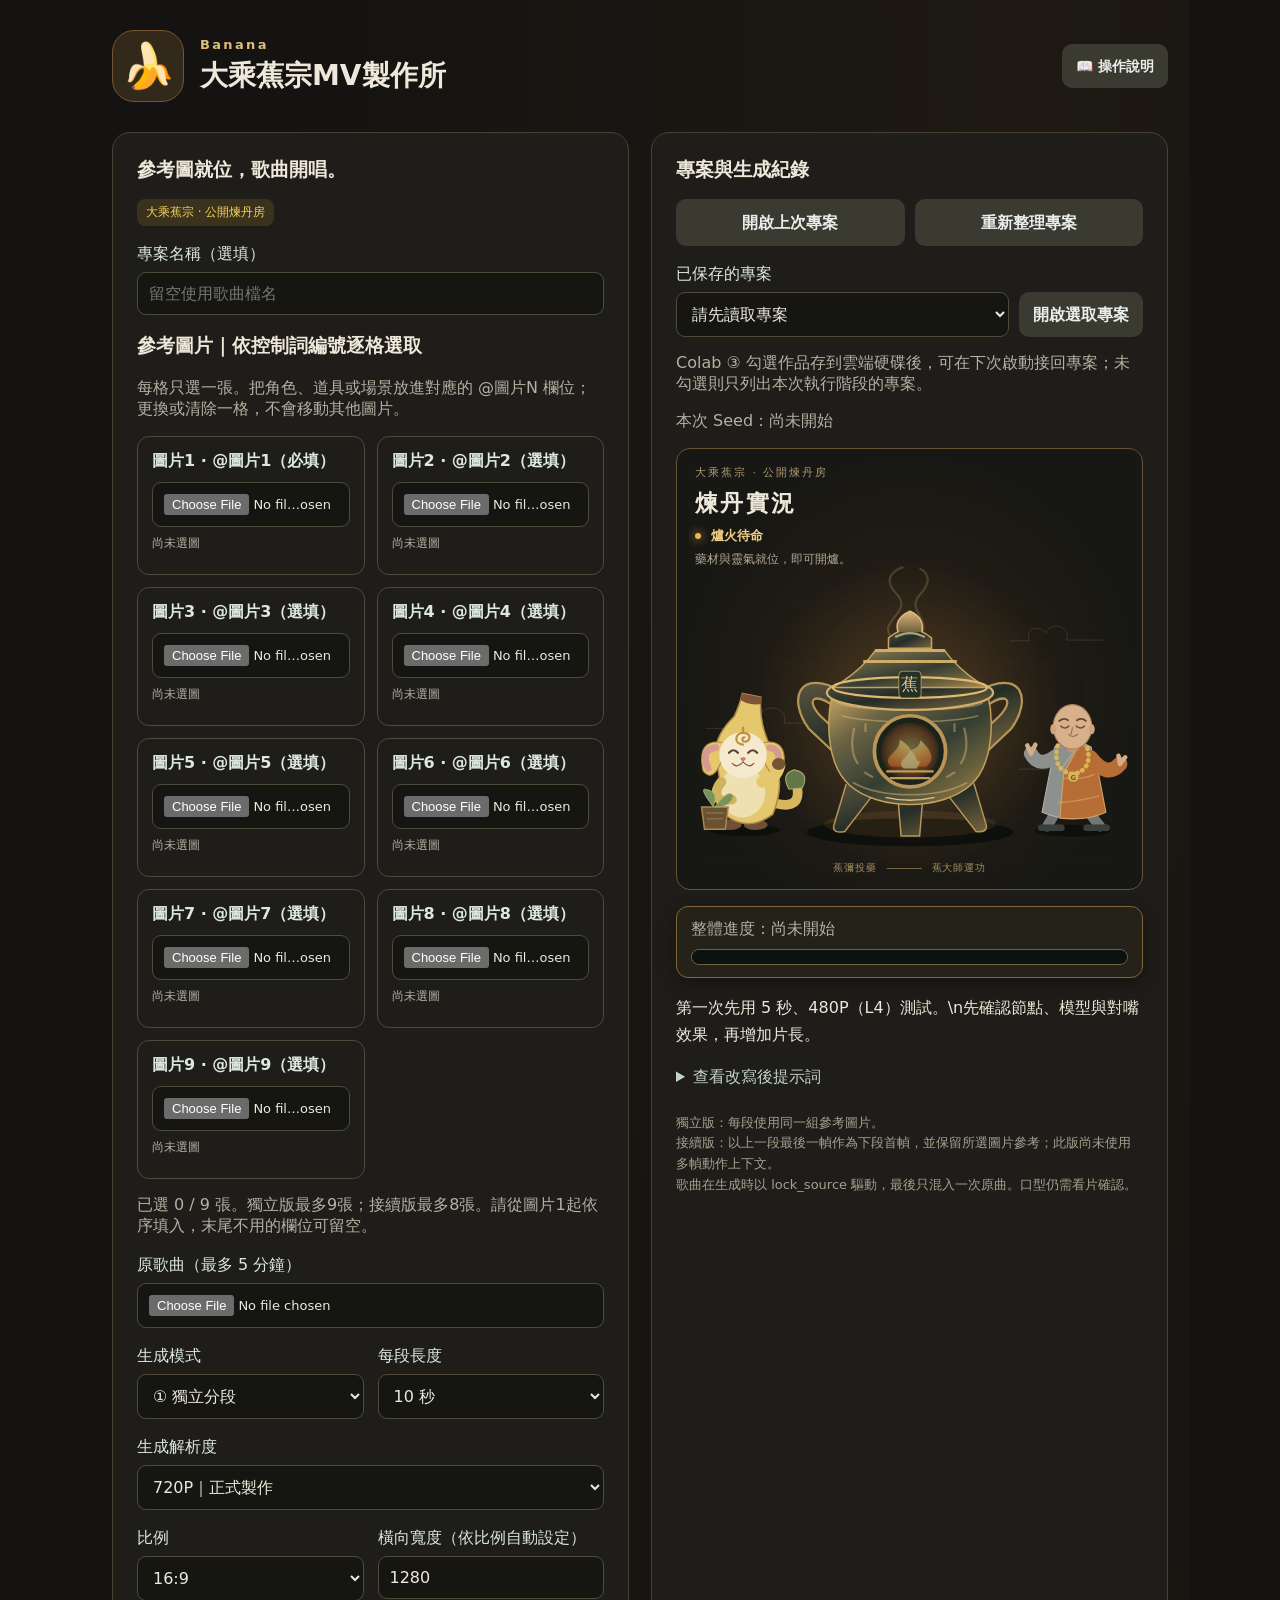
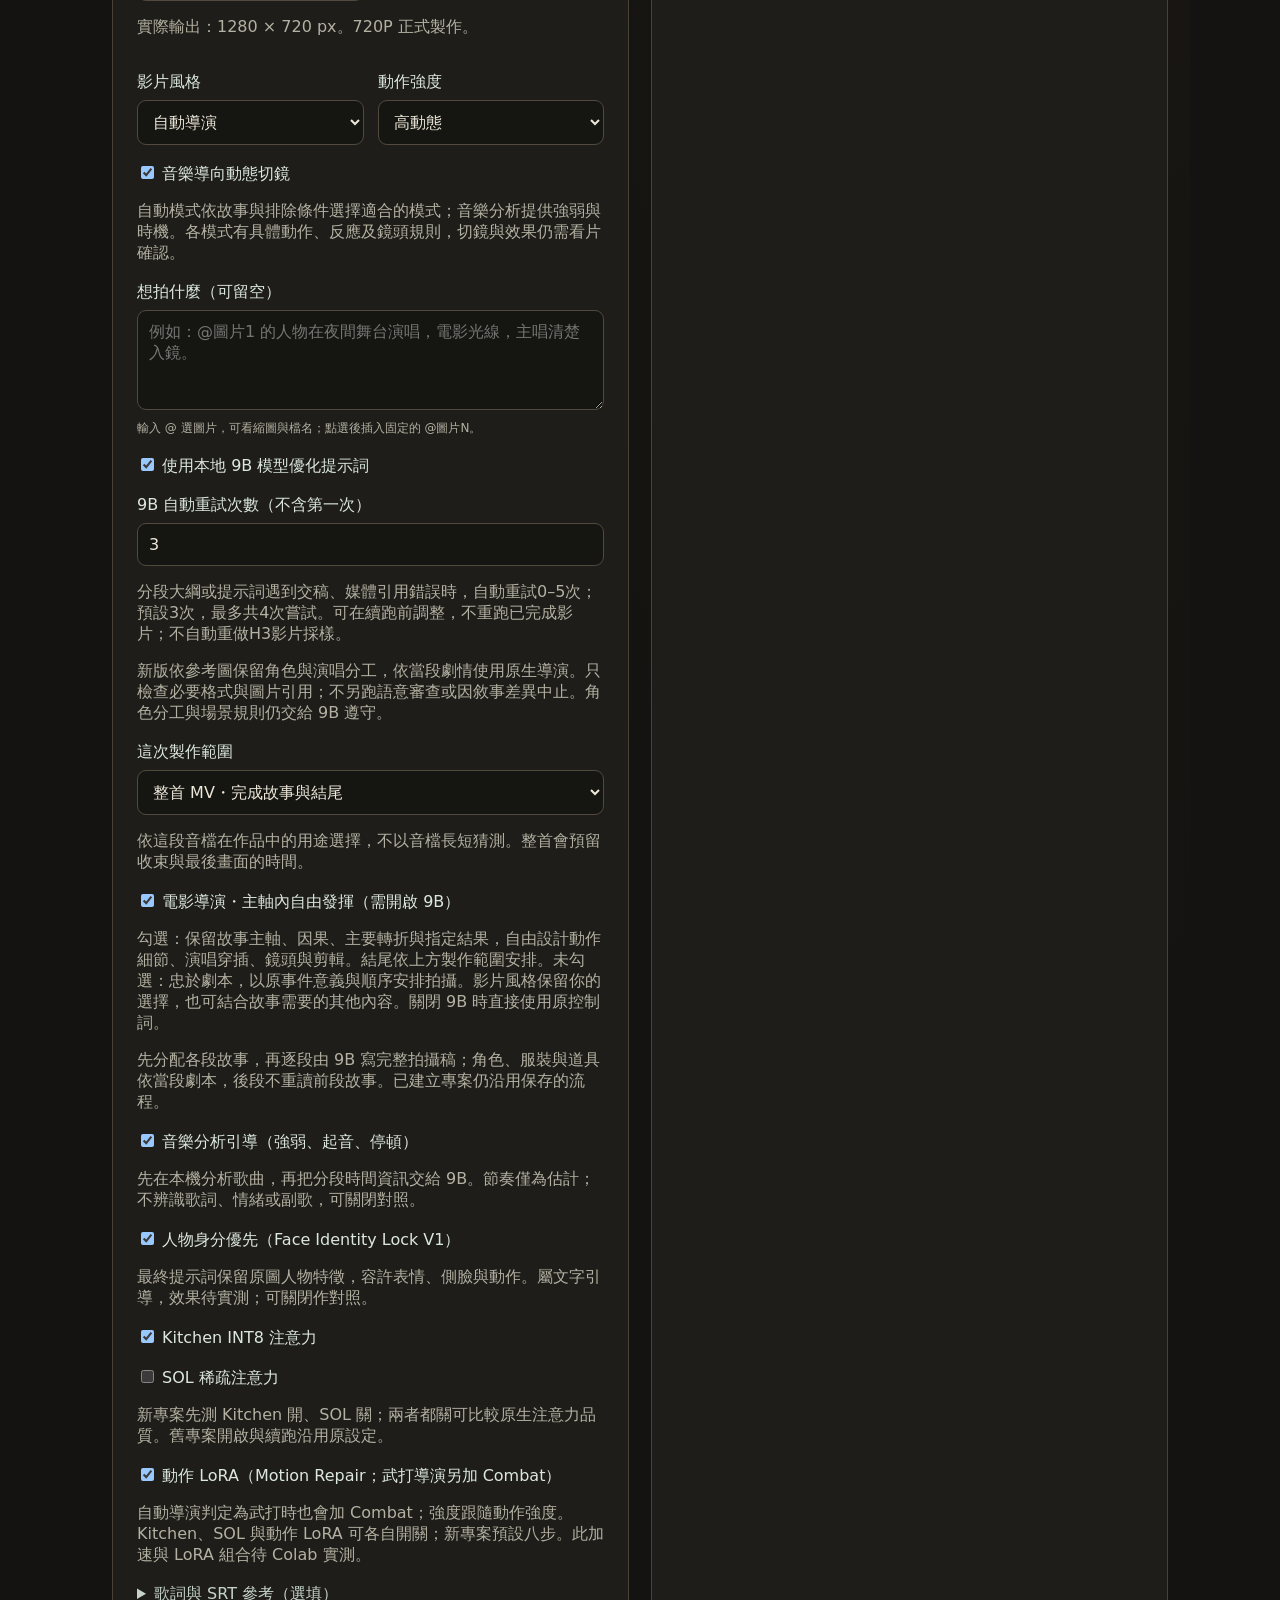
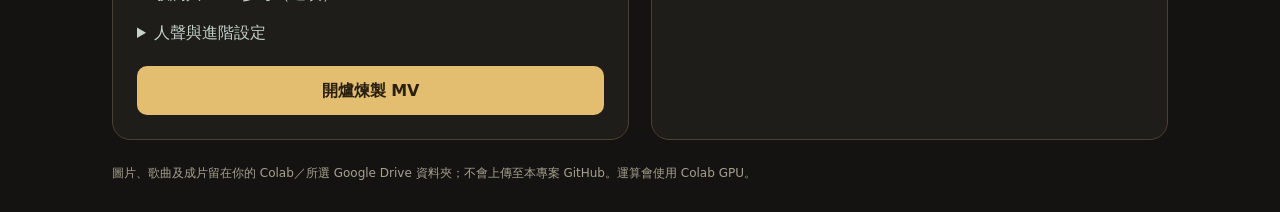
<file: banana_mv/web/index.html>
<!doctype html>
<html lang="zh-Hant"><meta charset="utf-8"><meta name="viewport" content="width=device-width,initial-scale=1">
<title>🍌 Banana｜大乘蕉宗MV製作所</title>
<link rel="icon" href="data:image/svg+xml,%3Csvg%20xmlns%3D%22http%3A%2F%2Fwww.w3.org%2F2000%2Fsvg%22%20viewBox%3D%220%200%2064%2064%22%3E%3Ctext%20y%3D%2252%22%20font-size%3D%2252%22%3E%F0%9F%8D%8C%3C%2Ftext%3E%3C%2Fsvg%3E">
<style>
:root{color-scheme:dark;font-family:system-ui,"Noto Sans TC",sans-serif;background:#101413;color:#e9eeeb}*{box-sizing:border-box}body{max-width:1100px;margin:auto;padding:30px 22px}header{display:flex;justify-content:space-between;align-items:center;margin-bottom:30px}h1{font-size:28px;margin:4px 0}small,.muted{color:#a1afa7}a{color:#f4d35e}main{display:grid;grid-template-columns:1fr 1fr;gap:22px}.card{background:#19211e;border:1px solid #304039;border-radius:18px;padding:24px}h2{font-size:19px;margin-top:0}label{display:block;margin:18px 0 7px;color:#dce8df}input,select,textarea,button{font:inherit}input:not([type=checkbox]),select,textarea{width:100%;padding:11px;border:1px solid #405247;border-radius:9px;background:#101814;color:inherit}input[type=file]{font-size:13px}textarea{min-height:100px;resize:vertical}.row{display:grid;grid-template-columns:1fr 1fr;gap:14px}button{border:0;border-radius:10px;padding:13px 20px;cursor:pointer;background:#f4d35e;color:#28200c;font-weight:700}button:disabled{opacity:.4;cursor:wait}.secondary{background:#344339;color:#e9eeeb}#generate{width:100%;margin-top:22px}#status{white-space:pre-wrap;line-height:1.7;overflow-wrap:anywhere}video{width:100%;margin-top:20px;border-radius:10px;background:black}details{margin-top:18px}summary{cursor:pointer;color:#c5d3cb}.tag{display:inline-block;padding:5px 9px;border-radius:8px;background:#3a321c;color:#f4d35e;font-size:12px}.notice{line-height:1.6;font-size:13px;color:#a9b9ae;margin-top:25px}progress{display:block;width:100%;height:16px;appearance:none;-webkit-appearance:none;border:1px solid #6f653d;border-radius:9px;overflow:hidden;background:#0c120f;accent-color:#f4d35e}progress::-webkit-progress-bar{background:#0c120f;border-radius:8px}progress::-webkit-progress-value{background:#f4d35e;border-radius:8px}progress::-moz-progress-bar{background:#f4d35e;border-radius:8px}.progress-summary{position:sticky;top:8px;z-index:5;background:#19211e;border:1px solid #65552b;border-radius:12px;padding:12px 14px;margin:16px 0;box-shadow:0 6px 20px #0005}.progress-summary #progress-label{margin:0 0 9px}.progress-summary .activity{margin-bottom:0}.activity{display:flex;align-items:center;gap:9px;margin:14px 0;color:#f4d35e;line-height:1.5}.activity[hidden]{display:none}.activity-dot{width:10px;height:10px;border-radius:50%;background:#f4d35e;flex-shrink:0;animation:working 1.2s ease-in-out infinite}@keyframes working{50%{opacity:.25;transform:scale(.7)}}@media(prefers-reduced-motion:reduce){.activity-dot{animation:none}}#download{display:none;margin-top:16px}footer{margin-top:25px;font-size:12px;color:#82968a}@media(max-width:760px){main{grid-template-columns:1fr}body{padding:20px 14px}.card{padding:18px}h1{font-size:23px}}
.brand{display:flex;align-items:center;gap:16px;min-width:0}.brand-logo{display:grid;place-items:center;flex-shrink:0;width:72px;height:72px;font-size:44px;background:#302b19;border:1px solid #65552b;border-radius:22px}.brand-name{color:#f4d35e;font-size:13px;font-weight:700;letter-spacing:.18em}.brand h1{line-height:1.35;overflow-wrap:anywhere}@media(max-width:480px){.brand{gap:12px}.brand-logo{width:56px;height:56px;font-size:34px;border-radius:17px}.brand h1{font-size:clamp(17px,5vw,23px)}}
:root{background:#141311;color:#eee8db}body{background:radial-gradient(ellipse at 85% 0%,#6b45231c,transparent 60%)}.card{min-width:0;background:#1e1d19;border-color:#494133}.brand-logo{background:#33291b;border-color:#735631}.brand-name,a{color:#dfbe77}input:not([type=checkbox]),select,textarea{background:#151611;border-color:#514a3c}button{background:#e3bd70;color:#29200f}.secondary{background:#3b3a30}.muted,small{color:#b4b0a2}.notice,footer{color:#a4a18f}.progress-summary{background:#252219;border-color:#806739}progress::-webkit-progress-value{background:#e3bd70}progress::-moz-progress-bar{background:#e3bd70}.alchemy-hero{position:relative;overflow:hidden;border:1px solid #675234;border-radius:14px;background:radial-gradient(ellipse at 50% 55%,#64422244,transparent 70%),#171713;margin:16px 0}.alchemy-copy{padding:16px 18px 0}.hero-eyebrow{font-size:11px;color:#ad9974;letter-spacing:.18em}.alchemy-copy h2{font-family:serif;font-size:23px;letter-spacing:.1em;margin:8px 0}.hero-description,.hero-seal{display:none}.furnace-status{display:flex;flex-wrap:wrap;gap:6px 10px;align-items:center;font-size:13px}.furnace-status strong{color:#f1cc83}.furnace-status #furnace-detail{width:100%;font-size:12px;color:#b4a995}.status-spark{width:6px;height:6px;background:#e8b55b;border-radius:50%;box-shadow:0 0 10px #e8b55b}.furnace-art{position:relative;margin:-14px auto 0;max-width:410px;pointer-events:none}.furnace-art svg{display:block;width:100%;height:235px}.furnace-caption{display:flex;align-items:center;justify-content:center;gap:14px;color:#a58e63;font-size:10px;letter-spacing:.3em;margin:-12px 0 14px}.furnace-caption i{height:1px;width:35px;background:#796342}.temple-lines{opacity:.25}.incense{opacity:.18}.fire{transform-origin:310px 280px;opacity:.45;transform:scaleY(.75)}.sparks,.completion-rays{opacity:0}.ember{opacity:.35}.ingredients{opacity:0;transform-box:fill-box;transform-origin:center}.furnace-art[data-state=planning] .ingredients{animation:herb-drop 2.4s ease-in infinite}.furnace-art[data-state=planning] .ingredients + .ingredients{animation-delay:1.2s}.furnace-art[data-state=working] .fire,.furnace-art[data-state=assembling] .fire{opacity:1;animation:stoke 1.1s ease-in-out infinite alternate}.furnace-art[data-state=working] .sparks,.furnace-art[data-state=assembling] .sparks{animation:embers 2s linear infinite}.furnace-art[data-state=planning] .incense,.furnace-art[data-state=working] .incense{animation:smoke 3s ease-in-out infinite alternate}.furnace-art[data-state=done] .completion-rays{opacity:1}.furnace-art[data-state=done] .ember{opacity:.8}.furnace-art[data-state=error]{filter:saturate(.45)}.furnace-art[data-state=error] .incense{opacity:.6}.furnace-art[data-state=reconnecting]{opacity:.65}@keyframes herb-drop{0%{opacity:0;transform:translateY(-22px) rotate(-15deg)}20%{opacity:1}80%{opacity:1}100%{opacity:0;transform:translateY(90px) rotate(30deg)}}@keyframes stoke{to{transform:scaleY(1.12);filter:brightness(1.3)}}@keyframes embers{0%{opacity:0;transform:translateY(15px)}30%{opacity:.8}100%{opacity:0;transform:translateY(-20px)}}@keyframes smoke{to{opacity:.4;transform:translateY(-6px)}}@media(prefers-reduced-motion:reduce){.furnace-art *{animation:none!important}.furnace-art[data-state=planning] .ingredients{opacity:1}}@media(max-width:760px){.furnace-art svg{height:215px}.alchemy-copy h2{font-size:21px}} 

#open-help{flex-shrink:0;font-size:14px;padding:11px 14px}header{gap:14px;flex-wrap:wrap}#help-dialog{width:min(680px,calc(100% - 24px));max-height:85vh;max-height:85dvh;padding:0;border:1px solid #806739;border-radius:16px;background:#1e1d19;color:#eee8db;box-shadow:0 24px 90px #0009;overflow:auto;overscroll-behavior:contain}#help-dialog::backdrop{background:#080a09cc}html:has(#help-dialog[open]){overflow:hidden}.guide-header{display:flex;align-items:center;justify-content:space-between;gap:12px;position:sticky;top:0;background:#252219;padding:16px 20px;border-bottom:1px solid #494133;z-index:1}.guide-header h2{font-size:20px;margin:0}.guide-header button{flex-shrink:0;font-size:13px;padding:9px 12px}.guide-content{padding:4px 20px 24px;font-size:14px;line-height:1.8;overflow-wrap:anywhere}.guide-content h3{font-size:16px;color:#edc780;margin-bottom:8px}.guide-content ol{padding-left:22px}.guide-content li{margin:8px 0}.guide-content details{border-top:1px solid #494133;padding-top:14px;margin-top:14px}.guide-content summary{font-weight:700;color:#edc780}.guide-content code{overflow-wrap:anywhere}.guide-example{white-space:pre-wrap;font:inherit;background:#151611;border-radius:9px;padding:12px}button:focus-visible,summary:focus-visible{outline:2px solid #f4d35e;outline-offset:3px}@media(max-width:480px){#open-help{margin-left:auto}.guide-header{padding:14px}.guide-content{padding:2px 16px 20px}}
.banana-throw-arm{transform-origin:29px 92px}.banana-bob{transform-origin:0 140px}.master-flow{transform-origin:0 137px}.master-left-arm{transform-origin:-23px 64px}.master-right-arm{transform-origin:24px 65px}.helper-celebration{opacity:0}.furnace-art{max-width:460px}.furnace-art svg{height:auto;min-height:235px}.furnace-caption{letter-spacing:.08em;gap:10px}.furnace-art[data-state=planning] .banana-throw-arm{animation:banana-toss 2.4s ease-in-out infinite}.furnace-art[data-state=planning] .banana-bob{animation:banana-reach 2.4s ease-in-out infinite}.furnace-art[data-state=planning] .ingredients{animation:ingredient-arc 2.4s linear infinite;transform-box:view-box;transform-origin:118px 280px}.furnace-art[data-state=planning] .ingredients + .ingredients{animation-delay:0s}.furnace-art[data-state=working] .master-flow,.furnace-art[data-state=assembling] .master-flow{animation:master-weight 4s ease-in-out infinite alternate}.furnace-art[data-state=working] .master-left-arm,.furnace-art[data-state=assembling] .master-left-arm{animation:cloud-left 4s ease-in-out infinite alternate}.furnace-art[data-state=working] .master-right-arm,.furnace-art[data-state=assembling] .master-right-arm{animation:cloud-right 4s ease-in-out infinite alternate}.furnace-art[data-state=done] .helper-celebration{opacity:1}.furnace-art[data-state=done] .banana-throw-arm{transform:rotate(-85deg)}.furnace-art[data-state=done] .master-left-arm{transform:rotate(-24deg)}.furnace-art[data-state=done] .master-right-arm{transform:rotate(24deg)}@keyframes banana-toss{0%,100%{transform:rotate(10deg)}25%{transform:rotate(55deg)}45%,65%{transform:rotate(-65deg)}}@keyframes banana-reach{0%,100%{transform:translateY(0)}25%{transform:translateY(4px) rotate(-3deg)}45%{transform:translateY(-3px) rotate(2deg)}}@keyframes ingredient-arc{0%,33%{opacity:0;transform:translate(0,0)}36%{opacity:1;transform:translate(0,0) rotate(0deg)}60%{opacity:1;transform:translate(100px,-170px) rotate(65deg)}80%{opacity:1;transform:translate(188px,-146px) rotate(135deg)}85%,100%{opacity:0;transform:translate(195px,-125px) rotate(160deg)}}@keyframes master-weight{from{transform:translateX(-5px) rotate(-4deg)}to{transform:translateX(5px) rotate(4deg)}}@keyframes cloud-left{from{transform:rotate(-30deg)}to{transform:rotate(34deg)}}@keyframes cloud-right{from{transform:rotate(-32deg)}to{transform:rotate(30deg)}}@media(prefers-reduced-motion:reduce){.furnace-art *{animation:none!important}.furnace-art[data-state=planning] .ingredients{opacity:1;transform:translate(0,0)}}

/* Keep project actions usable inside both desktop columns and narrow phones. */
header{gap:16px;flex-wrap:wrap}header>button{flex-shrink:0}.row>*{min-width:0}
button{min-height:44px;white-space:normal;overflow-wrap:anywhere;line-height:1.45}
button:focus-visible,a:focus-visible,summary:focus-visible{outline:2px solid #f4d35e;outline-offset:3px}
.action-buttons{display:grid;grid-template-columns:repeat(2,minmax(0,1fr));gap:10px}
.action-buttons button{width:100%;padding:12px 10px}
.project-picker{display:grid;grid-template-columns:minmax(0,1fr) auto;gap:10px;align-items:stretch}
.project-picker select{min-width:0}.project-picker button{padding:11px 14px}
#resume-project,#stop{width:100%;margin-top:12px}#copy-prompt{margin-top:12px}
#download{width:100%;padding:13px 16px;border:1px solid #806739;border-radius:10px;text-align:center;line-height:1.5;overflow-wrap:anywhere}
[hidden]{display:none!important}
@media(max-width:480px){header{align-items:flex-start;margin-bottom:22px}.brand{flex:1 1 100%}#open-help{margin-left:auto;padding:10px 14px}.project-picker{grid-template-columns:minmax(0,1fr)}.row{gap:10px}.guide-header{gap:12px}.guide-header button{flex-shrink:0}}

.dan-review{margin-top:22px;border-top:1px solid #494133;padding-top:20px}.dan-toolbar{display:flex;flex-wrap:wrap;gap:10px;margin:14px 0}.dan-toolbar a{display:inline-flex;align-items:center;min-height:44px;padding:11px 14px;border-radius:10px;text-decoration:none}#output-location{white-space:pre-line}.dan-toolbar button{flex:1 1 130px;padding:11px 12px}.dan-card{border:1px solid #514a3c;border-radius:12px;padding:14px;margin-top:14px;min-width:0}.dan-card label{margin:0 0 10px;display:flex;align-items:flex-start;gap:10px;line-height:1.6}.dan-card input[type=checkbox]{width:22px;height:22px;flex-shrink:0;margin-top:2px}.dan-card video{margin:0 0 12px;max-height:280px}.dan-card select{min-width:0}.dan-card .muted{font-size:13px;overflow-wrap:anywhere}.dan-version{display:grid;grid-template-columns:minmax(0,1fr) auto;gap:10px}.dan-version button{padding:11px 14px}@media(max-width:480px){.dan-version{grid-template-columns:minmax(0,1fr)}}
.reference-slots{display:grid;grid-template-columns:repeat(2,minmax(0,1fr));gap:12px}.reference-slot{min-width:0;border:1px solid #514a3c;border-radius:12px;padding:14px}.reference-slot label{margin:0 0 10px;font-weight:700}.reference-slot input{min-width:0;font-size:13px}.reference-slot img{display:block;width:100%;height:150px;object-fit:contain;margin-top:12px;border-radius:8px;background:#101814}.reference-slot p{font-size:12px;overflow-wrap:anywhere;margin:8px 0}.reference-slot button{width:100%;padding:9px;margin-top:6px}@media(max-width:480px){.reference-slots{grid-template-columns:minmax(0,1fr)}}
.mention-editor{position:relative}.mention-menu{position:absolute;bottom:calc(100% + 6px);left:0;right:0;z-index:20;max-height:250px;max-height:min(250px,35dvh);overflow-y:auto;overscroll-behavior:contain;background:#252219;border:1px solid #a68a52;border-radius:12px;padding:6px;box-shadow:0 8px 28px #0008}.mention-option{display:flex;align-items:center;gap:12px;width:100%;min-height:64px;padding:8px;text-align:left;background:transparent;color:#eee8db;border:1px solid transparent}.mention-option[aria-selected=true]{background:#423821;border-color:#bca064}.mention-option img{width:48px;height:48px;object-fit:contain;border-radius:6px;background:#101413;flex-shrink:0}.mention-option span{min-width:0;overflow-wrap:anywhere}.mention-option small{display:block;font-weight:400;font-size:12px}.mention-empty{padding:10px;margin:0;font-size:13px}.mention-hint{font-size:12px;margin:6px 0}
</style>
<header><div class="brand"><span class="brand-logo" role="img" aria-label="香蕉">🍌</span><div><small class="brand-name">Banana</small><h1>大乘蕉宗MV製作所</h1></div></div><button id="open-help" type="button" class="secondary" aria-haspopup="dialog" aria-controls="help-dialog">📖 操作說明</button></header>
<main><section class="card"><h2>參考圖就位，歌曲開唱。</h2><span class="tag">大乘蕉宗 · 公開煉丹房</span>
<form id="form"><label for="project-name">專案名稱（選填）</label><input id="project-name" type="text" maxlength="120" placeholder="留空使用歌曲檔名"><h3>參考圖片｜依控制詞編號逐格選取</h3><p class="muted">每格只選一張。把角色、道具或場景放進對應的 @圖片N 欄位；更換或清除一格，不會移動其他圖片。</p><div id="reference-slots" class="reference-slots"><div class="reference-slot" id="reference-slot-1"><label for="image">圖片1 · @圖片1（必填）</label><input id="image" type="file" accept="image/png,image/jpeg,image/webp"><div id="image-preview-1"></div><p id="image-name-1" class="muted">尚未選圖</p><button id="remove-image-1" type="button" class="secondary" hidden>清除此格</button></div><div class="reference-slot" id="reference-slot-2"><label for="image-2">圖片2 · @圖片2（選填）</label><input id="image-2" type="file" accept="image/png,image/jpeg,image/webp"><div id="image-preview-2"></div><p id="image-name-2" class="muted">尚未選圖</p><button id="remove-image-2" type="button" class="secondary" hidden>清除此格</button></div><div class="reference-slot" id="reference-slot-3"><label for="image-3">圖片3 · @圖片3（選填）</label><input id="image-3" type="file" accept="image/png,image/jpeg,image/webp"><div id="image-preview-3"></div><p id="image-name-3" class="muted">尚未選圖</p><button id="remove-image-3" type="button" class="secondary" hidden>清除此格</button></div><div class="reference-slot" id="reference-slot-4"><label for="image-4">圖片4 · @圖片4（選填）</label><input id="image-4" type="file" accept="image/png,image/jpeg,image/webp"><div id="image-preview-4"></div><p id="image-name-4" class="muted">尚未選圖</p><button id="remove-image-4" type="button" class="secondary" hidden>清除此格</button></div><div class="reference-slot" id="reference-slot-5"><label for="image-5">圖片5 · @圖片5（選填）</label><input id="image-5" type="file" accept="image/png,image/jpeg,image/webp"><div id="image-preview-5"></div><p id="image-name-5" class="muted">尚未選圖</p><button id="remove-image-5" type="button" class="secondary" hidden>清除此格</button></div><div class="reference-slot" id="reference-slot-6"><label for="image-6">圖片6 · @圖片6（選填）</label><input id="image-6" type="file" accept="image/png,image/jpeg,image/webp"><div id="image-preview-6"></div><p id="image-name-6" class="muted">尚未選圖</p><button id="remove-image-6" type="button" class="secondary" hidden>清除此格</button></div><div class="reference-slot" id="reference-slot-7"><label for="image-7">圖片7 · @圖片7（選填）</label><input id="image-7" type="file" accept="image/png,image/jpeg,image/webp"><div id="image-preview-7"></div><p id="image-name-7" class="muted">尚未選圖</p><button id="remove-image-7" type="button" class="secondary" hidden>清除此格</button></div><div class="reference-slot" id="reference-slot-8"><label for="image-8">圖片8 · @圖片8（選填）</label><input id="image-8" type="file" accept="image/png,image/jpeg,image/webp"><div id="image-preview-8"></div><p id="image-name-8" class="muted">尚未選圖</p><button id="remove-image-8" type="button" class="secondary" hidden>清除此格</button></div><div class="reference-slot" id="reference-slot-9"><label for="image-9">圖片9 · @圖片9（選填）</label><input id="image-9" type="file" accept="image/png,image/jpeg,image/webp"><div id="image-preview-9"></div><p id="image-name-9" class="muted">尚未選圖</p><button id="remove-image-9" type="button" class="secondary" hidden>清除此格</button></div></div><p id="reference-help" class="muted" aria-live="polite"></p>
<label>原歌曲（最多 5 分鐘）</label><input id="song" type="file" accept="audio/*" required>
<div class="row"><div><label>生成模式</label><select id="mode"><option value="independent">① 獨立分段</option><option value="chain">② 末幀接續</option></select></div><div><label>每段長度</label><select id="segment"><option value="10" selected>10 秒</option><option value="15">15 秒</option></select></div></div>
<label for="resolution">生成解析度</label><select id="resolution"><option value="720p" selected>720P｜正式製作</option><option value="480p">480P｜L4 快速測試</option></select>
<div class="row"><div><label>比例</label><select id="aspect"><option>16:9</option><option>9:16</option><option>4:5</option><option>1:1</option></select></div><div><label for="width">橫向寬度（依比例自動設定）</label><input id="width" type="number" value="1280" readonly aria-describedby="size-help"></div></div>
<p id="size-help" class="muted" aria-live="polite"></p>
<div class="row"><div><label>影片風格</label><select id="director"><option value="auto">自動導演</option><option value="performance">演唱</option><option value="dance">舞蹈</option><option value="action">武打</option><option value="band">樂團</option><option value="chase">追逐</option><option value="fantasy">奇幻</option><option value="story">劇情</option><option value="horror">懸疑</option><option value="comedy">搞笑</option></select></div><div><label>動作強度</label><select id="intensity"><option value="normal">自然</option><option value="high" selected>高動態</option><option value="extreme">電影級爆發</option></select></div></div><label><input id="dynamic_cuts" type="checkbox" checked> 音樂導向動態切鏡</label><p class="muted">自動模式依故事與排除條件選擇適合的模式；音樂分析提供強弱與時機。各模式有具體動作、反應及鏡頭規則，切鏡與效果仍需看片確認。</p><label for="prompt">想拍什麼（可留空）</label><div class="mention-editor"><textarea id="prompt" aria-describedby="mention-hint" aria-controls="image-mentions" aria-expanded="false" aria-autocomplete="list" placeholder="例如：@圖片1 的人物在夜間舞台演唱，電影光線，主唱清楚入鏡。"></textarea><div id="image-mentions" class="mention-menu" role="listbox" aria-label="選擇參考圖片" hidden></div></div><p id="mention-hint" class="muted mention-hint">輸入 @ 選圖片，可看縮圖與檔名；點選後插入固定的 @圖片N。</p>
<label><input id="rewrite" type="checkbox" checked> 使用本地 9B 模型優化提示詞</label><label for="rewrite_retries">9B 自動重試次數（不含第一次）</label><input id="rewrite_retries" type="number" min="0" max="5" step="1" value="3"><p class="muted">分段大綱或提示詞遇到交稿、媒體引用錯誤時，自動重試0–5次；預設3次，最多共4次嘗試。可在續跑前調整，不重跑已完成影片；不自動重做H3影片採樣。</p><p class="muted">新版依參考圖保留角色與演唱分工，依當段劇情使用原生導演。只檢查必要格式與圖片引用；不另跑語意審查或因敘事差異中止。角色分工與場景規則仍交給 9B 遵守。</p>
<label for="project_scope">這次製作範圍</label><select id="project_scope"><option value="full" selected>整首 MV・完成故事與結尾</option><option value="excerpt">MV 其中一段・保留後續，不做全片結尾</option></select><p class="muted">依這段音檔在作品中的用途選擇，不以音檔長短猜測。整首會預留收束與最後畫面的時間。</p>
<label><input id="story_plan" type="checkbox" checked> 電影導演・主軸內自由發揮（需開啟 9B）</label><p class="muted">勾選：保留故事主軸、因果、主要轉折與指定結果，自由設計動作細節、演唱穿插、鏡頭與剪輯。結尾依上方製作範圍安排。未勾選：忠於劇本，以原事件意義與順序安排拍攝。影片風格保留你的選擇，也可結合故事需要的其他內容。關閉 9B 時直接使用原控制詞。</p>
<input id="persistent_scene_state" type="checkbox" hidden disabled><p class="muted">先分配各段故事，再逐段由 9B 寫完整拍攝稿；角色、服裝與道具依當段劇本，後段不重讀前段故事。已建立專案仍沿用保存的流程。</p>
<label><input id="audio_analysis" type="checkbox" checked> 音樂分析引導（強弱、起音、停頓）</label><p class="muted">先在本機分析歌曲，再把分段時間資訊交給 9B。節奏僅為估計；不辨識歌詞、情緒或副歌，可關閉對照。</p>
<label><input id="face_identity" type="checkbox" checked> 人物身分優先（Face Identity Lock V1）</label><p class="muted">最終提示詞保留原圖人物特徵，容許表情、側臉與動作。屬文字引導，效果待實測；可關閉作對照。</p>
<label><input id="kitchen_attention" type="checkbox" checked> Kitchen INT8 注意力</label>
<label><input id="sparse_attention" type="checkbox"> SOL 稀疏注意力</label>
<p class="muted">新專案先測 Kitchen 開、SOL 關；兩者都關可比較原生注意力品質。舊專案開啟與續跑沿用原設定。</p>
<label><input id="motion_lora" type="checkbox" checked> 動作 LoRA（Motion Repair；武打導演另加 Combat）</label><p class="muted">自動導演判定為武打時也會加 Combat；強度跟隨動作強度。Kitchen、SOL 與動作 LoRA 可各自開關；新專案預設八步。此加速與 LoRA 組合待 Colab 實測。</p>
<details><summary>歌詞與 SRT 參考（選填）</summary><label for="lyrics">全曲歌詞參考</label><textarea id="lyrics" maxlength="12000" placeholder="貼入整首歌詞；可用 @圖片1：歌詞 標記演唱角色。純歌詞沒有時間資訊。"></textarea><label for="srt-file">匯入 SRT 參考檔（UTF-8）</label><input id="srt-file" type="file" accept=".srt,application/x-subrip,text/plain"><label for="srt-reference">SRT 時間參考（可直接貼上或匯入後修改）</label><textarea id="srt-reference" maxlength="60000" rows="6" placeholder="1&#10;00:00:00,000 --> 00:00:03,500&#10;@圖片1：這個時間正在唱的歌詞"></textarea><p id="srt-import-status" class="muted" role="status"></p><p class="muted">兩欄可分開使用。可在歌詞前加 @圖片1：、@圖片2：作為演員對嘴表；也可獨立一行寫 @圖片1，下方接歌詞，換角色時改標記，空白行結束該組。標記只輔助辨認演唱者，不強制露臉、換場或增加對嘴鏡頭。歌詞提供全曲語意，SRT 依原歌曲起點的時間碼，對齊各段內容；跨段歌詞會同時提供給重疊的段落。需開啟9B才用於導演與改寫，不會自動燒字幕或改寫原曲。沒有填寫的時間不代表靜音。</p></details>
<details><summary>人聲與進階設定</summary><label>隔離人聲（選填）</label><input id="vocal" type="file" accept="audio/*"><p class="muted">人聲須與原曲同起點、同長度，保留靜音。未提供時以完整混音驅動畫面；目前不自動分離人聲。</p><label>Seed（留空隨機）</label><input id="seed" type="number" min="0" max="281474976710655" step="1"></details>
<button id="generate">開爐煉製 MV</button></form>
</section><section class="card"><h2>專案與生成紀錄</h2>
<div class="action-buttons" role="group" aria-label="專案操作"><button id="open-last" class="secondary" type="button">開啟上次專案</button> <button id="refresh-projects" class="secondary" type="button">重新整理專案</button></div><label for="projects">已保存的專案</label><div class="project-picker"><select id="projects"><option value="">請先讀取專案</option></select><button id="open-project" class="secondary" type="button">開啟選取專案</button></div><p id="project-summary" class="muted"></p><button id="resume-project" type="button" hidden>續跑未完成段落</button><p class="muted">Colab ③ 勾選作品存到雲端硬碟後，可在下次啟動接回專案；未勾選則只列出本次執行階段的專案。</p><p id="job-seed" class="muted" style="overflow-wrap:anywhere;user-select:text" aria-live="polite">本次 Seed：尚未開始</p><p id="rewrite-status" class="muted" aria-live="polite"></p><p id="director-summary" class="muted" aria-live="polite"></p><p id="audio-summary" class="muted" aria-live="polite"></p><section class="alchemy-hero" aria-labelledby="alchemy-title">
  <div class="alchemy-copy">
    <div class="hero-eyebrow"><span></span> 大乘蕉宗 · 公開煉丹房</div>
    <h2 id="alchemy-title">煉丹實況</h2>
    <p class="hero-description">一張圖，一首歌，一爐新的想像。<br>丹方備好，就交給導演開爐。</p>
    <div class="furnace-status" role="status" aria-live="polite"><span class="status-spark" aria-hidden="true"></span><strong id="furnace-title">爐火待命</strong><span id="furnace-detail">藥材與靈氣就位，即可開爐。</span></div>
    <div class="hero-seal" aria-hidden="true">蕉<br>宗<br>御<br>製</div>
  </div>
  <div class="furnace-art" id="furnace" data-state="idle">
    <svg viewBox="0 0 620 430" role="img" aria-labelledby="furnace-svg-title">
      <title id="furnace-svg-title">蕉彌在左側投藥，蕉大師在右側打太極催火，中央是青銅三足煉丹爐</title>
      <defs>
        <linearGradient id="bronze" x1="0" y1="0" x2="1" y2="1"><stop stop-color="#c6a461"/><stop offset=".24" stop-color="#6d6545"/><stop offset=".55" stop-color="#343d32"/><stop offset=".78" stop-color="#69613d"/><stop offset="1" stop-color="#b18a48"/></linearGradient>
        <linearGradient id="dark-bronze" x1="0" y1="0" x2="1" y2="1"><stop stop-color="#5a5540"/><stop offset=".5" stop-color="#242d27"/><stop offset="1" stop-color="#7c6840"/></linearGradient>
        <linearGradient id="lid-gold" x1="0" y1="0" x2="0" y2="1"><stop stop-color="#d9b779"/><stop offset="1" stop-color="#73623e"/></linearGradient>
        <radialGradient id="furnace-aura"><stop stop-color="#e9a34e" stop-opacity=".26"/><stop offset="1" stop-color="#b57732" stop-opacity="0"/></radialGradient>
        <radialGradient id="furnace-fire"><stop stop-color="#fff3b1"/><stop offset=".4" stop-color="#efb354"/><stop offset=".8" stop-color="#be5b25"/><stop offset="1" stop-color="#572c1b"/></radialGradient>
        <linearGradient id="flame-gold" x1="0" y1="1" x2="0" y2="0"><stop stop-color="#e46a2a"/><stop offset=".6" stop-color="#f7ba57"/><stop offset="1" stop-color="#fff0ad"/></linearGradient>
      </defs>
      <g class="temple-lines" fill="none" stroke="#d1aa65" stroke-opacity=".12">
        <path d="M72 355V98L310 16 548 98V355M98 352V115L310 43 522 115V352"/>
        <path d="M118 116V328M502 116V328M145 108V298M475 108V298M89 357H531M60 383H560M31 412H589"/>
        <path d="M116 147H185M435 147H504M116 183H166M454 183H504"/>
        <circle cx="310" cy="180" r="124"/><circle cx="310" cy="180" r="118" stroke-dasharray="2 13"/>
      </g>
      <circle class="aura" cx="310" cy="220" r="206" fill="url(#furnace-aura)"/>
      <g class="floating-clouds" fill="none" stroke="#b99b68" stroke-opacity=".2" stroke-width="1.3">
        <path d="M34 235h48c-13-17 10-30 23-15 12-24 43-9 35 8h32M445 117h26c-7-16 13-23 22-11 13-19 34-4 28 10h50M456 290h52c-7-15 15-25 24-10 11-17 32-5 25 9h31"/>
      </g>
      <ellipse cx="310" cy="375" rx="139" ry="19" fill="#090d0a" opacity=".8"/>
      <ellipse class="floor-glow" cx="310" cy="364" rx="116" ry="18" fill="#e5a74c" opacity=".1"/>
      <g class="incense" fill="none" stroke="#f0d18a" stroke-width="3" stroke-linecap="round">
        <path d="M290 116c-32-23 27-36 2-62s8-36 8-36"/>
        <path d="M321 112c24-22-19-34 3-58s0-34 0-34"/>
      </g>
      <g class="cauldron">
        <path d="M224 310l-17 57q-1 10 15 7l37-48M361 325l38 49q15 2 14-8l-17-57M294 332l4 48h25l4-48" fill="url(#dark-bronze)" stroke="#b69556" stroke-width="2"/>
        <path d="M219 185c-61-33-74 12-45 51l34 32 12-21-30-28c-21-22-11-35 20-12M401 185c61-33 74 12 45 51l-34 32-12-21 30-28c21-22 11-35-20-12" fill="url(#dark-bronze)" stroke="#b69556" stroke-width="3"/>
        <path d="M205 190c-8 34-8 94 24 122 39 34 123 34 162 0 32-28 32-88 24-122Z" fill="url(#bronze)" stroke="#c6a15b" stroke-width="2"/>
        <path d="M212 201c26 12 170 12 196 0M218 218c41 11 143 11 184 0M233 308c38 22 116 22 154 0" fill="none" stroke="#d7b679" stroke-opacity=".5" stroke-width="2"/>
        <path d="M235 234q-8 30 5 49M383 234q8 30-5 49M250 228v12m120-12v12M248 294l12 7m111-7-12 7" fill="none" stroke="#d7b679" stroke-opacity=".45" stroke-width="3"/>
        <ellipse cx="310" cy="187" rx="112" ry="23" fill="url(#dark-bronze)" stroke="#d4af6c" stroke-width="3"/>
        <path d="M206 180q28-16 48-38l10-13h92l10 13q20 22 48 38Z" fill="url(#bronze)" stroke="#bfa164" stroke-width="2"/>
        <ellipse cx="310" cy="180" rx="104" ry="14" fill="none" stroke="#e1ba71" stroke-width="3"/>
        <path d="M247 145h126M263 130h94" fill="none" stroke="#cfad69" stroke-width="4"/>
        <path d="M281 127v-14q29-24 58 0v14Z" fill="url(#dark-bronze)" stroke="#caa360" stroke-width="2"/>
        <path d="M290 112q20-11 40 0" fill="none" stroke="#a7a380" stroke-width="3"/>
        <path d="M294 105q-6-18 16-28 20 9 16 28" fill="url(#lid-gold)" stroke="#e0bd7b" stroke-width="2"/>
        <circle cx="310" cy="266" r="48" fill="#19221b" stroke="#bb9556" stroke-width="5"/>
        <circle cx="310" cy="266" r="39" fill="url(#furnace-fire)" opacity=".75" class="ember"/>
        <g class="fire">
          <path d="M284 289c-14-19 15-26 12-49 22 17 9 25 24 13 4-5 4-12 4-12 19 24 18 38 7 48Z" fill="url(#flame-gold)"/>
          <path d="M301 292c-10-13 7-20 9-33 13 15 5 19 14 21l-5 12Z" fill="#fff0b0"/>
        </g>
        <path d="M278 293h64M283 302h54" stroke="#c39b58" stroke-width="3"/>
        <rect x="295" y="158" width="30" height="36" rx="5" fill="#253027" stroke="#d4ae69"/>
        <text x="310" y="183" text-anchor="middle" fill="#e4c58b" font-size="23" font-family="serif">蕉</text>
        <path d="M277 328q33 8 66 0" fill="none" stroke="#dcc18a" stroke-width="2"/>
      </g>
      <g class="ingredients" fill="#8ea15b"><path d="M118 280q-18-22-23-10 1 16 23 10m0 0q7-26 17-15 0 15-17 15" stroke="#c4cd85"/></g><g class="ingredients" fill="#d6b46a"><path d="m113 285 7-8 8 8-8 8Z"/></g><!-- Sect helpers are UI decoration, never MV reference images or prompt roles. -->
<g transform="translate(82 215)" class="banana-helper" aria-hidden="true">
  <ellipse cx="5" cy="157" rx="48" ry="8" fill="#080c09" opacity=".65"/>
  <path d="M33 117q49 18 43-17" fill="none" stroke="#d6b75d" stroke-width="13" stroke-linecap="round"/>
  <path d="M65 102q-12-21 7-26 21 4 11 24z" fill="#63754b" stroke="#acaa65" stroke-width="1.5"/>
  <g class="banana-bob">
    <ellipse cx="-15" cy="150" rx="16" ry="7" fill="#6e5034"/><ellipse cx="20" cy="150" rx="16" ry="7" fill="#6e5034"/>
    <path d="M-31 73Q-44 38-9 4q8-17 11-31l25 5q-3 33 12 65c20 38 13 72 4 93q-34 25-65 0Z" fill="#e5c76e" stroke="#ac8848" stroke-width="2"/>
    <path d="M1-27l26 5 1 9q-13 3-28-5Z" fill="#805438"/>
    <ellipse cx="2" cy="106" rx="31" ry="34" fill="#efe0b1"/>
    <path d="M-25 39Q-60 34-51 77q13 17 25-13M31 39q34-5 26 38-13 17-26-13" fill="#e5c76e" stroke="#ac8848" stroke-width="1.5"/>
    <path d="M-34 46q-21 3-10 28M39 46q18 3 9 28" fill="none" stroke="#d69a8e" stroke-width="9" stroke-linecap="round"/>
    <ellipse cx="3" cy="56" rx="32" ry="31" fill="#f5e9ce"/>
    <path d="M-16 53q6-7 12 0m14 0q6-7 12 0" fill="none" stroke="#5c4331" stroke-width="3" stroke-linecap="round"/>
    <path d="M-1 61q4-4 8 0l-4 4Z" fill="#bd8270"/><path d="M3 65q-8 10-15 2m15-2q8 10 15 2" fill="none" stroke="#79533b" stroke-width="1.5"/>
    <path d="M3 42c-13-1-11-16 0-16 12 0 10 12 3 12-5 0-5-6-1-6m-2-6v-7" fill="none" stroke="#c39137" stroke-width="3" stroke-linecap="round"/>
    <path d="M-26 92q-13 15-1 26l15-2" fill="none" stroke="#cfb35d" stroke-width="13" stroke-linecap="round"/>
    <g class="banana-throw-arm"><path d="M29 92q18-3 23-22" fill="none" stroke="#e5c76e" stroke-width="16" stroke-linecap="round"/><ellipse cx="51" cy="68" rx="9" ry="8" fill="#765332"/></g>
  </g>
  <g transform="translate(-37 122)"><path d="M-16 4h36l-4 30h-28Z" fill="#6a5134" stroke="#aa8850" stroke-width="2"/><path d="M-10 12h24m-23 8h22" stroke="#aa8850"/><path d="M0 4q-19-25-11-24Q8-18 0 4m2 0q20-27 25-14Q22 5 2 4" fill="#78925c" stroke="#b4b877"/></g>
</g>
<g transform="translate(529 209)" class="master-helper" aria-hidden="true">
  <ellipse cx="0" cy="164" rx="51" ry="8" fill="#080c09" opacity=".65"/>
  <path d="M-20 134l-14 24m52-24 19 24" stroke="#727775" stroke-width="14" stroke-linecap="round"/>
  <path d="M-42 160h27m34 0h27" stroke="#383f3c" stroke-width="9" stroke-linecap="round"/>
  <g class="master-flow">
    <path d="M-24 51q24-13 49 0l17 88q-42 17-83 0Z" fill="#8c918d" stroke="#b1afa0" stroke-width="1.5"/>
    <path d="M10 46 30 60l15 79q-26 12-62 8l5-59Z" fill="#b76e36" stroke="#d4a066" stroke-width="1.5"/>
    <path d="M10 46-16 82M-20 126q27-1 56-9M-11 93q22 3 41-5" fill="none" stroke="#e0b279" stroke-opacity=".5" stroke-width="2"/>
    <g class="master-left-arm"><path d="M-23 64Q-45 80-56 60" fill="none" stroke="#8c918d" stroke-width="19" stroke-linecap="round"/><path d="M-56 60l-5-11m5 11 6-12" stroke="#d6ad88" stroke-width="6" stroke-linecap="round"/></g>
    <g class="master-right-arm"><path d="M24 65q22 29 40 9" fill="none" stroke="#b76e36" stroke-width="20" stroke-linecap="round"/><path d="M64 74l7-9m-7 9-2-11" stroke="#d6ad88" stroke-width="6" stroke-linecap="round"/></g>
    <path d="M-20 49q-8 34 21 39 28-7 18-39" fill="none" stroke="#d9b656" stroke-width="6" stroke-dasharray="1 7" stroke-linecap="round"/>
    <circle cx="1" cy="91" r="7" fill="#d9b656"/><text x="1" y="95" text-anchor="middle" fill="#79502e" font-size="9" font-weight="bold">G</text>
    <path d="M-8 43v12q8 7 16 0V43" fill="#c69775"/>
    <ellipse cx="0" cy="24" rx="26" ry="30" fill="#d8b18b" stroke="#aa805d" stroke-width="1.5"/>
    <ellipse cx="-26" cy="27" rx="4" ry="7" fill="#cfa37e"/><ellipse cx="26" cy="27" rx="4" ry="7" fill="#cfa37e"/>
    <path d="M-18 16q7-5 12-1m12 0q7-4 12 1" stroke="#5c4937" stroke-width="2.5" fill="none" stroke-linecap="round"/>
    <path d="M-16 23q6 5 11 0m10 0q6 5 11 0" stroke="#6f513b" stroke-width="2" fill="none" stroke-linecap="round"/>
    <path d="M0 25l-2 9m-3 0q5 6 12 0" stroke="#9b7152" stroke-width="1.5" fill="none" stroke-linecap="round"/>
  </g>
</g>
<g class="helper-celebration" aria-hidden="true" fill="#edca74"><path d="m116 211 3-8 3 8 8 3-8 3-3 8-3-8-8-3Z"/><path d="m498 195 3-8 3 8 8 3-8 3-3 8-3-8-8-3Z"/></g>

<g class="sparks" fill="#f7d58b"><circle cx="270" cy="76" r="2"/><circle cx="348" cy="56" r="2.5"/><circle cx="367" cy="104" r="1.5"/><circle cx="249" cy="104" r="1.5"/><circle cx="338" cy="22" r="1.5"/></g>
      <g class="completion-rays" fill="none" stroke="#e9d499" stroke-linecap="round"><path d="M310 55V34M259 74l-13-18M361 74l13-18M226 111l-18-9M394 111l18-9" stroke-width="2"/></g>
    </svg>
    <div class="furnace-caption" aria-hidden="true"><span>蕉彌投藥</span><i></i><span>蕉大師運功</span></div>
  </div>
</section><div id="progress-summary" class="progress-summary"><p id="progress-label" class="muted" aria-live="polite">整體進度：尚未開始</p><progress id="progress" max="1" value="0" aria-label="已完成段落進度"></progress><div id="current-activity" class="activity" role="status" aria-live="polite" hidden><span class="activity-dot" aria-hidden="true"></span><span id="activity-text"></span></div></div><p id="scene-state-summary" class="muted" hidden></p><p id="output-location" class="muted" style="overflow-wrap:anywhere" hidden></p><section id="master-review" hidden><h3>完整作品版本</h3><p class="muted">每次成功回爐或重新選丹合成會另存新版，舊版完整 MV 保留。</p><div id="master-list" class="dan-toolbar"></div></section><p id="status" role="status">第一次先用 5 秒、480P（L4）測試。\n先確認節點、模型與對嘴效果，再增加片長。</p><section id="clip-review" class="dan-review" hidden><h2>丹藥檢查</h2><p class="muted">毛片預覽為無聲畫面。勾選需要重拍的段落，可在每段填局部修改建議；留空則沿用提示詞、只換 Seed。回爐只保存候選；逐顆預覽並選用，最後確認凝丹才合成完整新版，舊版保留。</p><p id="clip-chain-note" class="muted" hidden>末幀接續：連續勾選段落會接續新版末幀；未勾選的後段不會重跑，採用後請檢查接點。</p><div class="dan-toolbar"><button id="clips-all" type="button" class="secondary">全選已完成丹藥</button><button id="clips-clear" type="button" class="secondary">清除勾選</button><button id="clips-condense" type="button" disabled>確認凝丹</button><button id="clips-retake" type="button" disabled>將所選丹藥回爐重煉</button></div><p id="clip-review-status" class="muted" role="status" aria-live="polite"></p><div id="clip-list"></div></section><details id="event-plan-details" hidden><summary>查看完整各段事件規劃</summary><pre id="event-plan-text" style="white-space:pre-wrap;overflow-wrap:anywhere;font:inherit"></pre></details><details id="rewritten-panel"><summary>查看改寫後提示詞</summary><label for="prompt-segment">選擇段落</label><select id="prompt-segment" disabled><option value="">尚無提示詞</option></select><p id="prompt-note" class="muted">顯示最後實際送入 H3 的提示詞，含角色身分與音訊規則。</p><textarea id="rewritten-prompt" rows="14" readonly aria-label="實際生成提示詞" placeholder="各段完成改寫後，提示詞會顯示在這裡。"></textarea><details id="scene-state-details" hidden><summary>查看本段狀態 Debug（導演規劃，非視覺驗證）</summary><pre id="scene-state-debug" style="white-space:pre-wrap;overflow-wrap:anywhere;max-height:360px;overflow:auto;font:inherit"></pre></details><button id="copy-prompt" class="secondary" type="button" disabled>複製這段提示詞</button><p id="copy-feedback" class="muted" role="status"></p></details><button class="secondary" id="stop" hidden>目前這段完成後停止</button><video id="video" controls hidden></video><a id="download" download="">取丹｜下載完整 MV ↓</a><p class="notice">獨立版：每段使用同一組參考圖片。<br>接續版：以上一段最後一幀作為下段首幀，並保留所選圖片參考；此版尚未使用多幀動作上下文。<br>歌曲在生成時以 lock_source 驅動，最後只混入一次原曲。口型仍需看片確認。</p></section></main>
<footer>圖片、歌曲及成片留在你的 Colab／所選 Google Drive 資料夾；不會上傳至本專案 GitHub。運算會使用 Colab GPU。</footer>
<dialog id="help-dialog" aria-labelledby="help-title" aria-describedby="help-intro">
  <div class="guide-header"><h2 id="help-title">📖 開爐指南</h2><button id="close-help" type="button" class="secondary" aria-label="關閉操作說明" autofocus>關閉 ✕</button></div>
  <div class="guide-content">
    <p id="help-intro" class="muted">圖片是藥材，歌曲是爐火。先跑一小段，成功再開大爐。</p>
    <section><h3>第一次生成 MV</h3><ol><li>在 Colab 依序執行①安裝、②下載模型、③啟動，開啟前端。</li><li>依控制詞編號逐格選取參考圖，再上傳原歌曲。第一次先用 <strong>5 秒音訊</strong>，確認模型、節點與對嘴。</li><li>選擇比例、導演模式與動作強度，選填「想拍什麼」，按<strong>開爐煉製 MV</strong>。</li><li>生成紀錄會更新各段狀態；全部完成後可播放、下載完整 MV。</li></ol></section>
    <details><summary>多張圖片與角色怎麼分工？</summary><p>圖片欄位預設全部顯示，每格只上傳一張，編號固定為 @圖片1、@圖片2 等。依控制詞把角色、角度或場景放到對應欄位；清除一格不會替其他圖片重新編號。請從圖片1起填入，需要時補齊中間的空格，末尾可留空。</p><pre class="guide-example">@圖片1 是主唱，在演唱會表演。
@圖片2 是拳擊選手，在另一個場地對戰。
兩條畫面依音樂交錯；拳擊選手不演唱。
對手與裁判由文字描述生成。</pre><p>配角可以沒有參考圖；不要把第三位角色寫成不存在的「圖片3」。同一人的多個角度，也不代表多個人。獨立分段最多9張；末幀接續最多8張。</p></details>
    <details><summary>導演、全曲規劃與動作強度</summary><p><strong>自動導演：</strong>依你的內容選擇適合的模式；也可指定演唱、武打、舞蹈等方向。<strong>動作強度：</strong>控制動作與鏡頭的引導強度，越高不一定越清楚，先用自然或高動態試拍。</p><p><strong>本地 9B 優化：</strong>把內容改寫成生成提示詞。<strong>導演主導・全曲事件規劃：</strong>需開啟9B，允許依音樂重排、展開或濃縮故事；仍保留圖片身分、演唱分工與明確不可改的限制。未勾選時，以原控制詞的事件安排為主。</p><p><strong>音樂分析：</strong>提供強弱、起音與停頓。9B 不直接接收音訊，不會自動辨識男女聲線、歌詞或副歌；節奏數值是估計。原曲是影片的連續音樂主軸，對嘴效果仍需看片確認。</p></details>
    <details><summary>分段模式與人物清晰度</summary><p><strong>獨立分段：</strong>每段使用同一組參考圖，適合 MV 換鏡。<strong>末幀接續：</strong>以上一段末幀作為下一段首幀，並保留所選圖片參考；不等於多幀動作上下文。</p><p>每段選10或15秒，尾段按剩餘音訊生成；歌曲最多五分鐘。主唱用半身或更近的鏡頭較利於保留臉部與嘴部細節；高速動作、遠景與密集切鏡需實測調整。</p></details>
    <details><summary>煉丹動畫、進度與改寫提示詞</summary><p><strong>投藥：</strong>上傳、音樂分析、分鏡規劃或提示詞改寫。<strong>旺火：</strong>影片採樣。<strong>凝丹：</strong>片段與原曲合成。<strong>出丹：</strong>完成下載。</p><p>進度條計算<strong>已完成段落</strong>，不是 GPU 每一步的採樣百分比；本段生成時停在同一個數字是正常的，請搭配目前階段查看。</p><p>展開「查看改寫後提示詞」可選擇段落、閱讀和複製最後實際送入 H3 的版本，不會改動你原本填的控制詞。</p></details>
    <details><summary>生成失敗、斷線與續跑</summary><p>先看紀錄中的錯誤與發生階段。環境或模型問題需先修復；之後開啟原專案，按<strong>續跑未完成段落</strong>，沿用保存的設定與素材，保留已完成的片段。</p><p>前端暫時斷線會重新查詢，不代表 GPU 已停止。Colab 執行階段仍可能中斷或回收；需要跨次續跑，請在③勾選 Drive 保存。不要讓兩個執行階段同時續跑同一專案。</p><p>新版當段改寫交稿失敗時使用設定的有限次重試；仍失敗就保留錯誤與已完成段落，不會把整首故事補進當段。原控制詞寫錯圖片編號時，仍需自行修正。</p></details>
    <details><summary>上游與下游怎麼交接？</summary><p>上游理解全片後，為每段分配角色、場景、接手狀態、事件與當段結束狀態。下游只收到這份當段委託，自主設計表演、運鏡與蒙太奇，不收全劇共用設定或未來結局。新任務不啟用舊跨段狀態帳本。</p><p>參考圖只辨識角色與指定外觀，不固定表情、眼睛或姿勢。歌詞理解不等於實際聲部辨識；請提供明確聲部分配。舊計畫缺少新版當段委託時，需建立新任務重生大綱；已保存影片與提示詞不會重寫。</p></details><details><summary>歌詞與 SRT 參考怎麼用？</summary><p>展開表單的「歌詞與 SRT 參考」，可分別貼全曲歌詞，以及匯入或貼入 UTF-8 SRT。兩欄都可留空，也可只填一欄。開啟9B後，歌詞供全曲語意參考，SRT 按時間對照事件；跨段歌詞會提供給每個重疊段落。</p><p>SRT 時間碼需相對目前上傳的歌曲起點，格式為 HH:MM:SS,mmm。若歌曲已剪短，SRT 也要同步平移。可用 <code>@圖片1：歌詞</code> 標記此句的演唱角色，編號對應上傳圖片；有時間的 SRT 標記優先，沒標記照原流程。純歌詞標記沒有時間，只有與 SRT 完整同句且角色唯一時才自動對應。參考內容不會直接燒成字幕，也不會改寫原曲；無字幕的區間不代表靜音。</p></details><details><summary>局部修改與完整成片版本</summary><p>在每段「局部修改建議」填這段要改的內容，再勾選回爐；9B 只看該段原稿、修改意見與必要參考，不重排全曲。留空只換 Seed。預覽舊版不會改變基底，需要時先「採用此丹」。</p><p>全部成功後另存第二、第三版完整 MV，第一版仍保留；若修稿、生成或合成失敗，原採用版不變。回爐與採用舊毛片都會保存新的完整成片版本；局部修改需已下載本地 9B。</p></details><details><summary>保存、Seed 與關閉 ComfyUI</summary><p>③勾選保存到 Drive 時，專案在你的 <code>MyDrive/BananaMV</code>；未勾選則在本次 Colab 執行階段，回收後可能消失。再次啟動時掛載同一個 Drive，再開啟原專案。完整作品的主要位置是 <code>MyDrive/BananaMV/banana_mv/工作編號/final.mp4</code>。每次成功合成另存 <code>final_v001.mp4</code>、<code>final_v002.mp4</code> 等歷史成片，可在「完整作品版本」下載。<code>videos</code> 僅為另存副本。</p><p>「人聲與進階設定」裡可填 <strong>Seed</strong>，留空隨機；本次使用值會顯示在生成紀錄。比較效果時也需保持其他設定一致，固定 Seed 不保證跨環境結果完全相同。</p><p>前端的停止按鈕會等待目前段落完成。Colab 底部的<strong>手動關閉 ComfyUI</strong>按鈕則會立即停止 ComfyUI，可能中斷當前段落；「全部執行」只會顯示該按鈕。重跑③可以再啟動。</p><p><strong>停止 ComfyUI 不會解除 Colab 的 GPU 配置。</strong>結束 GPU 使用請在 Colab 中斷並刪除執行階段。</p></details>
  </div>
</dialog>

<script>
const $=id=>document.getElementById(id);let active=null,timer=null;const promptView={job:null,index:null,manual:false,segments:[],signature:''};const selectedImages=Array(9).fill(null);
const imageMention={range:null,items:[],index:0,composing:false};
function closeImageMentions(){imageMention.range=null;imageMention.items=[];$('image-mentions').hidden=true;$('prompt').setAttribute('aria-expanded','false');$('prompt').removeAttribute('aria-activedescendant');}
function updateImageMentions(event){
 const input=$('prompt'),menu=$('image-mentions');
 if(imageMention.composing||event?.isComposing||input.selectionStart!==input.selectionEnd){closeImageMentions();return;}
 const before=input.value.slice(0,input.selectionStart),match=/@(?:圖片?|图片?|image)?[1-9]?$/i.exec(before);
 if(!match||(match.index>0&&/[a-z0-9_.]/i.test(before[match.index-1]))){closeImageMentions();return;}
 const number=match[0].match(/[1-9]$/)?.[0];imageMention.items=[];
 for(let i=0;i<imageLimit();i++){const selected=selectedImages[i],saved=$('image-preview-'+(i+1)).children[0];if(!selected&&!saved)continue;if(number&&Number(number)!==i+1)continue;imageMention.items.push({number:i+1,url:selected?selected.url:saved.src,name:selected?selected.file.name:'專案保存的圖片'+(i+1)});}
 imageMention.range={start:match.index,end:input.selectionStart};imageMention.index=0;menu.replaceChildren();
 if(!imageMention.items.length){const empty=document.createElement('p');empty.className='mention-empty';empty.textContent='沒有符合的圖片，請先在上方圖片欄位選圖。';menu.append(empty);}
 imageMention.items.forEach((item,index)=>{const button=document.createElement('button');button.type='button';button.id='image-mention-'+item.number;button.className='mention-option';button.setAttribute('role','option');button.setAttribute('aria-label',`@圖片${item.number}：${item.name}`);const img=document.createElement('img');img.src=item.url;img.alt='';const label=document.createElement('span');label.textContent='@圖片'+item.number;const name=document.createElement('small');name.textContent=item.name;label.append(name);button.append(img,label);button.onpointerdown=e=>e.preventDefault();button.onclick=()=>chooseImageMention(index);menu.append(button);});
 menu.hidden=false;input.setAttribute('aria-expanded','true');highlightImageMention();
}
function highlightImageMention(){const menu=$('image-mentions');imageMention.items.forEach((item,i)=>menu.children[i].setAttribute('aria-selected',String(i===imageMention.index)));const selected=menu.children[imageMention.index];if(imageMention.items.length){$('prompt').setAttribute('aria-activedescendant',selected.id);selected.scrollIntoView?.({block:'nearest'});}else $('prompt').removeAttribute('aria-activedescendant');}
function chooseImageMention(index){const item=imageMention.items[index],range=imageMention.range;if(!item||!range)return;const input=$('prompt'),scroll=input.scrollTop,next=input.value[range.end];input.setRangeText('@圖片'+item.number+(next&&/\s/.test(next)?'':' '),range.start,range.end,'end');closeImageMentions();input.focus({preventScroll:true});input.scrollTop=scroll;}
$('prompt').addEventListener('input',updateImageMentions);
$('prompt').addEventListener('click',updateImageMentions);
$('prompt').addEventListener('compositionstart',()=>{imageMention.composing=true;closeImageMentions();});
$('prompt').addEventListener('compositionend',()=>{imageMention.composing=false;updateImageMentions();});
$('prompt').addEventListener('blur',closeImageMentions);
$('prompt').addEventListener('keydown',e=>{if(e.isComposing||imageMention.composing||e.keyCode===229||$('image-mentions').hidden)return;if(e.key==='Escape'){e.preventDefault();closeImageMentions();return;}if(!imageMention.items.length)return;if(e.key==='ArrowDown'||e.key==='ArrowUp'){e.preventDefault();imageMention.index=(imageMention.index+(e.key==='ArrowDown'?1:-1)+imageMention.items.length)%imageMention.items.length;highlightImageMention();}else if(e.key==='Enter'){e.preventDefault();chooseImageMention(imageMention.index);}else if(e.key==='Tab')closeImageMentions();});
$('prompt').addEventListener('keyup',e=>{if(['ArrowLeft','ArrowRight','Home','End'].includes(e.key))updateImageMentions(e);});
let srtRead=Promise.resolve(),srtImportVersion=0;
$('srt-file').onchange=()=>{const version=++srtImportVersion,file=$('srt-file').files[0];if(!file){srtRead=Promise.resolve();return;}srtRead=(async()=>{if(file.size>256000)throw Error('SRT 檔案最多 256 KB，請使用 UTF-8。');const text=(await file.text()).replace(/^\uFEFF/,'');if(version!==srtImportVersion)return;if(text.length>60000||text.includes('\uFFFD'))throw Error('SRT 最多60000字元，請確認檔案使用 UTF-8。');$('srt-reference').value=text;$('srt-import-status').textContent='已匯入 '+file.name+'；可在上方修改時間碼與內容。';})();srtRead.catch(e=>{if(version===srtImportVersion)$('srt-import-status').textContent=e.message;});return srtRead;};
$('srt-reference').oninput=()=>{srtImportVersion++;srtRead=Promise.resolve();$('srt-import-status').textContent='使用目前貼入或編輯的 SRT 文字。';};
$('open-help').onclick=()=>{const dialog=$('help-dialog');if(!dialog.open){dialog.showModal();dialog.scrollTop=0;}};
$('close-help').onclick=()=>$('help-dialog').close();
$('help-dialog').addEventListener('close',()=>$('open-help').focus());
$('help-dialog').addEventListener('click',e=>{if(e.target!==$('help-dialog'))return;const r=$('help-dialog').getBoundingClientRect();if(e.clientX<r.left||e.clientX>r.right||e.clientY<r.top||e.clientY>r.bottom)$('help-dialog').close();});
async function api(url,options){const r=await fetch(url,options);const data=await r.json();if(!r.ok||(data.error&&!data.status)){const e=Error(data.error||r.statusText);e.status=r.status;throw e;}return data;}
async function upload(file){return api('api/upload',{method:'POST',headers:{'X-Filename':encodeURIComponent(file.name)},body:file});}
function message(s){$('status').textContent=s;}
function setFurnace(state,detail){const titles={idle:'爐火待命',planning:'投藥煉方',working:'開爐煉影',assembling:'凝影成丹',done:'本爐丹成',error:'本爐火候有異',paused:'暫時封爐',reconnecting:'靈氣暫斷'};$('furnace').setAttribute('data-state',state);$('furnace-title').textContent=titles[state]||titles.idle;$('furnace-detail').textContent=detail||'藥材與靈氣就位，即可開爐。';}
function renderFurnace(j){const status=j.status,segments=j.segments||[];if(status==='done')return setFurnace('done','蕉彌與蕉大師收功，可以取丹下載 MV。');if(status==='error')return setFurnace('error','請查看下方錯誤與可續跑段落。');if(['cancelled','interrupted'].includes(status))return setFurnace('paused','請查看已完成段落，可續跑此專案。');if(status==='retaking')return setFurnace('working','所選丹藥正在回爐，其餘丹藥保留原樣。');if(status==='assembling')return setFurnace('assembling','蕉大師收攏丹火，正在合成片段與原曲。');if(status==='analyzing_audio')return setFurnace('planning','蕉彌投下音樂藥材，分析強弱與停頓。');if(['planning_story','planning_state'].includes(status)||segments.some(s=>s.status==='rewriting'))return setFurnace('planning','蕉彌投藥配方，導演安排故事與鏡頭。');if(segments.some(s=>s.status==='generating'))return setFurnace('working','蕉大師打太極催火，正在生成影片。');return setFurnace('planning','正在備料，準備下一段煉製。');}
function renderSceneSummary(j){const state=j.scene_state_summary;$('scene-state-summary').hidden=!state;$('scene-state-summary').textContent=state?`跨段狀態 V1：已提交 ${state.committed_clips}／${j.segments?.length||0} 段（導演規劃，未做影片視覺驗證）`:'';}
function renderSceneDebug(segment){const record=segment?.scene_state_debug||segment?.scene_state_attempt;$('scene-state-details').hidden=!record;if(record){const {clip_prompt,...debug}=record;$('scene-state-debug').textContent=JSON.stringify(debug,null,2);}else $('scene-state-debug').textContent='';}
function renderOutputLocation(j){
 const current=j.final_video;
 $('output-location').hidden=!(current||j.output_video||j.export_error);
 $('output-location').textContent=[current?'目前完整作品：'+current:'',j.output_video?'另存副本：'+j.output_video:'',j.export_error||''].filter(Boolean).join('\n');
 const versions=j.final_versions||[];$('master-review').hidden=!versions.length;
 const signature=JSON.stringify(versions.map(v=>[v.version,v.download,j.current_master]));
 if($('master-list').versionSignature!==signature){
  $('master-list').replaceChildren();
  for(const version of versions){const link=document.createElement('a');link.className='secondary';link.href=version.download;link.download='';link.textContent=`下載第 ${version.version} 版`+(version.version===j.current_master?'（目前版本）':'');$('master-list').append(link);}
  $('master-list').versionSignature=signature;
 }
}
function renderJobSeed(job){$('job-seed').textContent=Number.isSafeInteger(job.seed)&&job.seed>=0?`本次 Seed：${job.seed}`:'本次 Seed：尚未取得';}
function busy(b){if(!b)$('current-activity').hidden=true;$('generate').disabled=b;$('open-last').disabled=b;$('open-project').disabled=b;$('resume-project').disabled=b;$('stop').hidden=!b;if(b){$('stop').disabled=false;$('stop').textContent='目前這段完成後停止';}}
function renderAudioAnalysis(j){const a=j.audio_analysis;const enabled=j.request?.audio_analysis===true;$('audio-summary').textContent=a?.status==='ready'?'音樂分析：完成（強弱／起音／停頓）'+(a.pulse?' · 估計脈動 '+a.pulse.bpm_estimate+' BPM（可能半速或倍速）':' · 無可靠固定節奏估計'):enabled?'音樂分析：等待或分析中':'音樂分析：此專案未啟用';}
function renderDirectorPlan(j){const r=j.request||{};$('director-summary').textContent=j.director_plan?.status==='ready'?(r.director_schema===5?'導演：分段劇情已分配，各段生成前安排鏡頭':r.project_scope==='excerpt'?'導演：片段事件與鏡頭已規劃，保留後續':'導演：全曲故事、鏡頭與收尾已規劃'):r.director_version>=2?(r.rewrite!==false&&([3,4,5].includes(r.director_schema)||(r.story_plan!==false&&j.segments?.length>1))?(j.status==='error'?'導演：規劃未完成，請查看下方錯誤':'導演：正在分配各段劇情'):'導演：使用動作與鏡頭規則，未啟用全曲規劃'):'導演：沿用舊專案規則';}
function eventPreview(value){const text=String(value||'').replace(/\s+/g,' ').trim();return text.length>100?text.slice(0,100)+'…':text;}
function renderEventPlan(j){const rows=(j.segments||[]).filter(s=>s.director_plan);$('event-plan-details').hidden=!rows.length;$('event-plan-text').textContent=rows.map(s=>`${s.index+1}. ${s.director_plan.mode}\n${s.director_plan.event}`).join('\n\n');}
function renderProgress(j){const segments=j.segments||[],done=segments.filter(s=>s.status==='done').length,total=segments.length;$('progress').max=Math.max(1,total);$('progress').value=done;$('progress-label').textContent=`整體完成 ${done}／${total} 段`+(total?`（${Math.round(done/total*100)}%）`:'');const ended=['done','error','cancelled','interrupted'].includes(j.status);$('current-activity').hidden=ended;if(ended){$('activity-text').textContent='';return;}const stages={preparing:'裁切音訊',rewriting:'9B 當段自動導演',generating:'影片採樣'};const index=segments.findIndex(s=>stages[s.status]);let text=j.status==='retaking'?`所選丹藥回爐中 · 已完成 ${j.retake?.completed||0}／${j.retake?.indices?.length||0} 顆` :j.status==='analyzing_audio'?'正在分析整首音樂…':j.status==='planning_story'?'9B 正在規劃全曲事件…':j.status==='planning_state'?'正在接續全曲角色、場景與事件狀態…':j.status==='assembling'?'片段已完成，正在合成原曲與影片…':index>=0?`第 ${index+1}／${total} 段 · ${stages[segments[index].status]}中…`:'任務處理中…';if(index>=0&&segments[index].status==='generating'&&j.status==='running')text+=' 本段完成後更新整體進度。';$('activity-text').textContent=text;}
function showSelectedPrompt(){const i=Number($('prompt-segment').value),segment=promptView.segments[i];const text=typeof segment?.prompt==='string'?segment.prompt:'';renderSceneDebug(segment);if($('rewritten-prompt').value!==text){$('rewritten-prompt').value=text;$('copy-feedback').textContent='';}$('copy-prompt').disabled=!text.trim();$('prompt-note').textContent=text?`第 ${i+1} 段 · 最後實際送入 H3 的版本（含角色身分與音訊規則）`:'這段尚未完成提示詞改寫。';}
function renderPrompts(j){const job=j.id||active||'unknown';if(promptView.job!==job){promptView.job=job;promptView.index=null;promptView.manual=false;promptView.signature='';}const segments=j.segments||[];promptView.segments=segments;const ready=segments.map((s,i)=>typeof s.prompt==='string'&&s.prompt.trim()?i:-1).filter(i=>i>=0);const signature=segments.map((s,i)=>`${i}:${typeof s.prompt==='string'&&s.prompt.trim()?'ready':'waiting'}`).join('|');if(signature!==promptView.signature||!segments.length){$('prompt-segment').replaceChildren();for(let i=0;i<segments.length;i++){const option=document.createElement('option');option.value=String(i);option.textContent=`第 ${i+1} 段 · ${segments[i].prompt?'已有提示詞':'等待導演交稿'}`;$('prompt-segment').append(option);}promptView.signature=signature;}$('prompt-segment').disabled=!segments.length;if(!promptView.manual||promptView.index===null||promptView.index>=segments.length)promptView.index=ready.length?ready[ready.length-1]:0;$('prompt-segment').value=segments.length?String(promptView.index):'';showSelectedPrompt();}
$('prompt-segment').onchange=()=>{promptView.manual=true;promptView.index=Number($('prompt-segment').value);showSelectedPrompt();};
$('copy-prompt').onclick=async()=>{const text=$('rewritten-prompt').value;if(!text.trim())return;try{if(!globalThis.navigator?.clipboard?.writeText)throw Error('clipboard unavailable');await navigator.clipboard.writeText(text);$('copy-feedback').textContent='已複製這段提示詞。';}catch(e){$('rewritten-prompt').focus();$('rewritten-prompt').select();$('copy-feedback').textContent='已選取文字，請長按文字選擇複製。';}};
function renderRewriteAttempt(j){const a=j.rewrite_attempt;const active=a&&(j.status==='planning_state'||(j.status==='running'&&a.stage==='rewriting')||(j.status==='error'&&['rewriting','planning_state'].includes(j.error_stage)));$('rewrite-status').textContent=active?`9B ${a.clip_index!==undefined?'第 '+(a.clip_index+1)+' 段'+(a.phase==='memory'?'狀態記錄':''):'狀態初始化'}：第 ${a.attempt} / ${a.max_attempts} 次嘗試（含首次）`:'';}
async function poll(){if(!active)return;try{const j=await api('api/mv/status?id='+active);renderJobSeed(j);renderAudioAnalysis(j);renderDirectorPlan(j);renderEventPlan(j);renderPrompts(j);renderClipPreviews(j);renderSceneSummary(j);renderFurnace(j);renderOutputLocation(j);renderRewriteAttempt(j);const done=j.segments.filter(x=>x.status==='done').length;renderProgress(j);const names={preparing:'裁切音訊',rewriting:'本地提示詞優化',generating:'影片採樣',done:'完成'};message((j.error?'錯誤'+(j.error_stage?'（'+j.error_stage+'）':'')+'：'+j.error+'\n\n':'')+`狀態：${j.status==='analyzing_audio'?'正在分析歌曲強弱與停頓':j.status==='planning_story'?'9B 正在分配全曲事件':j.status}\n已完成 ${done} / ${j.segments.length} 段\n`+j.segments.map((s,i)=>`${i+1}. ${s.start.toFixed(2)}–${(s.start+s.seconds).toFixed(2)} 秒 · ${names[s.status]||'等待'}${s.director_plan?' · '+s.director_plan.mode:''}${s.prompt_validation?.status==='passed'?' · 必要格式檢查通過':''}${s.prompt_reference_repair?' · '+s.prompt_reference_repair.message:''}${s.scene_state_debug?.memory_update?.status==='failed'?' · 狀態記錄未成功，請查看Debug':''}${s.lyric_reference_cleanup?.removed_spans?' · 已移除逐字歌詞引用':''}`).join('\n'));if(['done','error','cancelled','interrupted'].includes(j.status)){busy(false);$('resume-project').hidden=!['error','cancelled','interrupted'].includes(j.status);clearTimeout(timer);if(j.video){$('video').src=j.video;$('video').hidden=false;$('download').href=j.video;$('download').style.display='block';}return;}timer=setTimeout(poll,3000);}catch(e){if(e.status===400||e.status===404){setFurnace('idle');message(e.message+'\n舊紀錄不存在，可以開始新工作。');active=null;localStorage.removeItem('banana_mv_job');busy(false);return;}$('current-activity').hidden=false;setFurnace('reconnecting','正在重新連線；不代表生成停止。');$('activity-text').textContent='連線中斷，正在等待重新查詢…';message(e.message+'\n連線中斷不代表生成停止；10 秒後重新查詢。');timer=setTimeout(poll,10000);}}
function imageLimit(){return $('mode').value==='chain'?8:9;}
function activeImages(){return selectedImages.filter(Boolean);}
function validateImages(){if(!selectedImages[0])throw Error('請在圖片1欄位選取參考圖。');const last=selectedImages.reduce((last,item,i)=>item?i:last,-1);if(last>=imageLimit())throw Error(`目前模式最多 ${imageLimit()} 張參考圖；請清除圖片${last+1}，或改用獨立分段。`);for(let i=0;i<=last;i++)if(!selectedImages[i])throw Error(`圖片${i+1}尚未選取。請補上此格或清除後面的圖片；其他圖片不會自動往前遞補。`);}
function renderImages(){closeImageMentions();selectedImages.forEach((item,i)=>{const n=i+1,preview=$('image-preview-'+n);preview.replaceChildren();if(item){const img=document.createElement('img');img.src=item.url;img.alt=`圖片${n}：${item.file.name}`;preview.append(img);}$('image-name-'+n).textContent=item?item.file.name:(n>imageLimit()?'接續版預留給前段末幀':'尚未選圖');$('remove-image-'+n).hidden=!item;$(i===0?'image':'image-'+n).disabled=n>imageLimit();});$('reference-help').textContent=`已選 ${activeImages().length} / ${imageLimit()} 張。獨立版最多9張；接續版最多8張。請從圖片1起依序填入，末尾不用的欄位可留空。`;}
for(let i=0;i<9;i++){const n=i+1,input=$(i===0?'image':'image-'+n);input.onchange=()=>{const file=input.files[0];if(!file)return;if(selectedImages[i])URL.revokeObjectURL(selectedImages[i].url);selectedImages[i]={file,url:URL.createObjectURL(file)};renderImages();};$('remove-image-'+n).onclick=()=>{if(selectedImages[i])URL.revokeObjectURL(selectedImages[i].url);selectedImages[i]=null;input.value='';renderImages();};}
$('mode').addEventListener('change',renderImages);renderImages();
const sizePresets={'720p':{'16:9':[1280,720],'9:16':[720,1280],'4:5':[720,900],'1:1':[720,720]},'480p':{'16:9':[854,480],'9:16':[480,854],'4:5':[480,600],'1:1':[480,480]}};
function renderSize(){const preset=$('resolution').value||'720p';const [w,h]=sizePresets[preset][$('aspect').value];$('width').value=String(w);$('size-help').textContent=`實際輸出：${w} × ${h} px。${preset==='480p'?'480P 低解析度生成，適合 L4 快速測試；人物細節較少。':'720P 正式製作。'}`;}
$('aspect').addEventListener('change',renderSize);$('resolution').addEventListener('change',renderSize);renderSize();
$('form').onsubmit=async e=>{e.preventDefault();$('output-location').hidden=true;setFurnace('planning','正在把圖片與歌曲藥材投入爐中。');busy(true);$('progress').max=1;$('progress').value=0;$('progress-label').textContent='整體進度：正在建立任務';$('current-activity').hidden=false;$('activity-text').textContent='正在上傳素材…';promptView.job=null;renderPrompts({id:'pending-upload',segments:[]});renderClipPreviews({id:'pending-upload',segments:[],status:'running'});$('video').hidden=true;$('download').style.display='none';clearTimeout(timer);try{await srtRead;validateImages();$('resume-project').hidden=true;$('project-summary').textContent='';$('job-seed').textContent='本次 Seed：建立任務後顯示';$('audio-summary').textContent='';$('director-summary').textContent='';$('event-plan-details').hidden=true;$('event-plan-text').textContent='';message('正在上傳圖片與歌曲…');const images=[];for(const item of activeImages())images.push(await upload(item.file));const song=await upload($('song').files[0]);const vocal=$('vocal').files[0]?await upload($('vocal').files[0]):null;const j=await api('api/mv/start',{method:'POST',headers:{'Content-Type':'application/json'},body:JSON.stringify({project_name:$('project-name').value,image_id:images[0].id,image_ids:images.map(image=>image.id),song_id:song.id,vocal_id:vocal?.id,mode:$('mode').value,aspect:$('aspect').value,width:Number($('width').value),segment_seconds:Number($('segment').value),prompt:$('prompt').value,lyrics:$('lyrics').value,srt_reference:$('srt-reference').value,persistent_scene_state:false,rewrite_retries:Number($('rewrite_retries').value),rewrite:$('rewrite').checked,story_plan:$('story_plan').checked,project_scope:$('project_scope').value,audio_analysis:$('audio_analysis').checked,face_identity:$('face_identity').checked,kitchen_attention:$('kitchen_attention').checked,sparse_attention:$('sparse_attention').checked,motion_lora:$('motion_lora').checked,director:$('director').value,intensity:$('intensity').value,dynamic_cuts:$('dynamic_cuts').checked,seed:$('seed').value})});renderJobSeed(j);active=j.id;localStorage.setItem('banana_mv_job',active);poll();}catch(e){setFurnace('error','任務未能開始，請查看下方錯誤。');message(e.message);busy(false);}};
$('stop').onclick=async()=>{try{await api('api/mv/stop',{method:'POST',headers:{'Content-Type':'application/json'},body:JSON.stringify({id:active,rewrite_retries:Number($('rewrite_retries').value)})});$('stop').disabled=true;$('stop').textContent='等待目前這段完成…';}catch(e){message(e.message);}};
async function loadProjects(){const rows=await api('api/mv/projects');$('projects').replaceChildren();for(const row of rows){const option=document.createElement('option');option.value=row.id;option.textContent=`${row.title} · ${new Date((row.updated||row.created||0)*1000).toLocaleString()} · ${row.completed}/${row.total} 段 · ${row.status}`;$('projects').append(option);}return rows;}
async function openProject(id){if(!id)throw Error('尚無可開啟的專案。');const j=await api('api/mv/status?id='+id);renderJobSeed(j);clearTimeout(timer);active=id;localStorage.setItem('banana_mv_job',id);$('video').hidden=true;$('download').style.display='none';$('project-summary').textContent=`${j.title||j.id}｜${j.duration.toFixed(1)} 秒｜原設定與素材已保存在專案，續跑不需重新上傳；建立新作品請重新選檔。`;
const r=j.request||{};$('project_scope').value=r.project_scope||'full';$('rewrite_retries').value=String(r.rewrite_retries??3);$('persistent_scene_state').checked=r.scene_state_version===1;srtImportVersion++;srtRead=Promise.resolve();$('srt-file').value='';$('srt-reference').value=r.srt_reference||'';$('lyrics').value=r.lyrics||'';$('srt-import-status').textContent=r.srt_reference?'已載入專案保存的 SRT 參考。':'';$('story_plan').checked=r.director_version>=2&&r.story_plan!==false;$('audio_analysis').checked=r.audio_analysis===true;$('kitchen_attention').checked=r.kitchen_attention??(r.acceleration!==false);$('sparse_attention').checked=r.sparse_attention??(r.acceleration!==false);for(const [key,value] of Object.entries({mode:r.mode,aspect:r.aspect,segment:r.segment_seconds,prompt:r.prompt,lyrics:r.lyrics,director:r.director,intensity:r.intensity,seed:j.seed,'project-name':j.title||''})){if(value!==undefined)$(key).value=String(value);}for(const key of ['rewrite','face_identity','motion_lora','dynamic_cuts'])$(key).checked=r[key]!==false;
$('resolution').value=Object.entries(sizePresets).find(([,sizes])=>sizes[$('aspect').value][0]===Number(r.width??j.output_size?.[0]??j.size?.[0]))?.[0]||'720p';
for(const item of selectedImages)if(item)URL.revokeObjectURL(item.url);selectedImages.fill(null);for(let n=1;n<=9;n++)$(n===1?'image':'image-'+n).value='';for(const key of ['song','vocal'])$(key).value='';renderImages();const referenceCount=j.sources?.images?.length||j.request?.image_ids?.length||1;for(let n=1;n<=Math.min(9,referenceCount);n++){const reference=document.createElement('img');reference.src='api/mv/reference?id='+id+'&image='+(n-1);reference.alt='專案保存的圖片'+n;$('image-preview-'+n).append(reference);$('image-name-'+n).textContent='已保存的圖片'+n+'（續跑沿用；新任務請重新選圖）';}renderSize();busy(!['done','error','cancelled','interrupted'].includes(j.status));await poll();}
$('refresh-projects').onclick=async()=>{try{await loadProjects();}catch(e){message(e.message);}};
$('open-last').onclick=async()=>{try{const rows=await loadProjects();await openProject(rows[0]?.id);}catch(e){message(e.message);}};
$('open-project').onclick=async()=>{try{await openProject($('projects').value);}catch(e){message(e.message);}};
$('resume-project').onclick=async()=>{if(!active)return;busy(true);$('resume-project').hidden=true;try{await api('api/mv/resume',{method:'POST',headers:{'Content-Type':'application/json'},body:JSON.stringify({id:active,rewrite_retries:Number($('rewrite_retries').value)})});clearTimeout(timer);await poll();}catch(e){message(e.message);busy(false);$('resume-project').hidden=false;}};
active=localStorage.getItem('banana_mv_job');
</script><script src="clip_review.js"></script></html>
</file>
